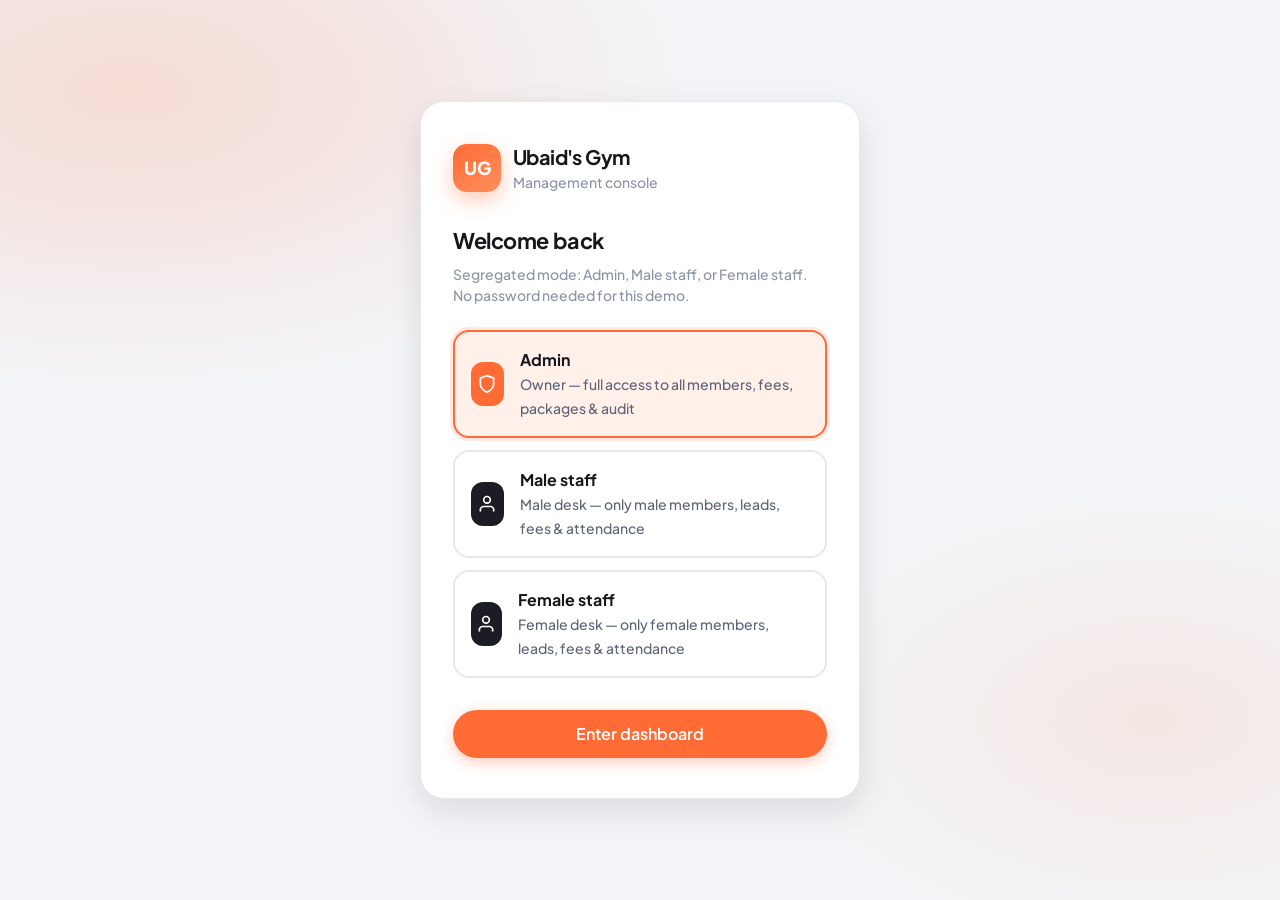
<file: index.html>
<!DOCTYPE html>
<html lang="en">
<head>
  <meta charset="UTF-8" />
  <meta name="viewport" content="width=device-width, initial-scale=1.0" />
  <title>Ubaid's Gym — Sign in</title>
  <link rel="preconnect" href="https://fonts.googleapis.com" />
  <link rel="preconnect" href="https://fonts.gstatic.com" crossorigin />
  <link href="https://fonts.googleapis.com/css2?family=Plus+Jakarta+Sans:wght@500;600;700;800&display=swap" rel="stylesheet" />
  <link rel="stylesheet" href="css/tokens.css" />
  <link rel="stylesheet" href="css/base.css" />
  <link rel="stylesheet" href="css/components.css" />
  <link rel="stylesheet" href="css/shell.css" />
</head>
<body>
  <main class="login-page">
    <div class="login-card fade-in">
      <div class="login-brand">
        <div class="logo-mark">UG</div>
        <div>
          <h1>Ubaid's Gym</h1>
          <p>Management console</p>
        </div>
      </div>

      <h2 style="font-size:1.35rem;margin-bottom:6px">Welcome back</h2>
      <p class="muted-sm" id="login-subtitle">Choose a role to explore the demo. No password needed for this frontend prototype.</p>

      <div class="role-cards" id="role-cards"></div>

      <button class="btn btn-primary" id="enter-btn">Enter dashboard</button>
    </div>
  </main>

  <script src="js/data.js"></script>
  <script src="js/store.js"></script>
  <script>
    const segregated = Store.isSegregated();
    let selected = "admin";

    const cards = segregated
      ? [
          { key: "admin", title: "Admin", desc: "Owner — full access to all members, fees, packages & audit" },
          { key: "male", title: "Male staff", desc: "Male desk — only male members, leads, fees & attendance" },
          { key: "female", title: "Female staff", desc: "Female desk — only female members, leads, fees & attendance" },
        ]
      : [
          { key: "admin", title: "Admin", desc: "Owner — full access to fees, packages, commissions & audit" },
          { key: "staff", title: "Staff", desc: "Front desk — all members, fee collection & attendance" },
        ];

    document.getElementById("login-subtitle").textContent = segregated
      ? "Segregated mode: Admin, Male staff, or Female staff. No password needed for this demo."
      : "Unified mode: Admin or Staff. No password needed for this demo.";

    const iconAdmin = `<svg width="20" height="20" viewBox="0 0 24 24" fill="none" stroke="currentColor" stroke-width="2"><path d="M12 22s8-4 8-10V5l-8-3-8 3v7c0 6 8 10 8 10z"/></svg>`;
    const iconStaff = `<svg width="20" height="20" viewBox="0 0 24 24" fill="none" stroke="currentColor" stroke-width="2"><path d="M20 21v-2a4 4 0 0 0-4-4H8a4 4 0 0 0-4 4v2"/><circle cx="12" cy="7" r="4"/></svg>`;

    document.getElementById("role-cards").innerHTML = cards
      .map(
        (c, i) => `
      <button type="button" class="role-card ${i === 0 ? "selected" : ""}" data-role="${c.key}">
        <div class="role-icon">${c.key === "admin" ? iconAdmin : iconStaff}</div>
        <div>
          <strong>${c.title}</strong>
          <span>${c.desc}</span>
        </div>
      </button>`
      )
      .join("");

    document.querySelectorAll(".role-card").forEach((card) => {
      card.addEventListener("click", () => {
        document.querySelectorAll(".role-card").forEach((c) => c.classList.remove("selected"));
        card.classList.add("selected");
        selected = card.dataset.role;
      });
    });

    document.getElementById("enter-btn").addEventListener("click", () => {
      try {
        Store.loginAsDesk(selected, { login: true });
        location.href = "app.html#/dashboard";
      } catch (e) {
        alert(e.message || String(e));
      }
    });

    if (Store.getSession()) {
      location.href = "app.html#/dashboard";
    }
  </script>
</body>
</html>
</file>
<file: css/tokens.css>
:root {
  /* Brand — Ubaid's Gym (orange / coral) */
  --color-accent: #ff6b35;
  --color-accent-hover: #e85a28;
  --color-accent-soft: #fff0ea;
  --color-accent-muted: #ffd4c2;

  --color-charcoal: #1a1d23;
  --color-charcoal-soft: #2a2f38;

  --color-bg: #f3f4f7;
  --color-surface: #ffffff;
  --color-surface-2: #f8f9fb;
  --color-border: #e6e8ee;
  --color-border-strong: #d0d4de;

  --color-text: #15171c;
  --color-text-secondary: #5c6578;
  --color-text-muted: #8b93a7;
  --color-text-on-accent: #ffffff;
  --color-text-on-dark: #ffffff;

  --color-success: #16a34a;
  --color-success-soft: #e8f8ee;
  --color-warning: #d97706;
  --color-warning-soft: #fff6e5;
  --color-danger: #dc2626;
  --color-danger-soft: #fdecec;
  --color-info: #2563eb;
  --color-info-soft: #e8effe;

  --font-sans: "Plus Jakarta Sans", system-ui, sans-serif;
  --font-mono: "JetBrains Mono", ui-monospace, monospace;

  --text-xs: 0.75rem;
  --text-sm: 0.875rem;
  --text-base: 1rem;
  --text-lg: 1.125rem;
  --text-xl: 1.25rem;
  --text-2xl: 1.5rem;
  --text-3xl: 1.875rem;
  --text-4xl: 2.25rem;
  --text-kpi: 2rem;

  --weight-medium: 500;
  --weight-semibold: 600;
  --weight-bold: 700;
  --weight-extrabold: 800;

  --radius-sm: 8px;
  --radius-md: 12px;
  --radius-lg: 16px;
  --radius-xl: 20px;
  --radius-2xl: 24px;
  --radius-full: 9999px;

  --shadow-sm: 0 1px 2px rgba(21, 23, 28, 0.04);
  --shadow-md: 0 4px 16px rgba(21, 23, 28, 0.06);
  --shadow-lg: 0 12px 32px rgba(21, 23, 28, 0.1);
  --shadow-hover: 0 8px 24px rgba(255, 107, 53, 0.12);

  --space-1: 0.25rem;
  --space-2: 0.5rem;
  --space-3: 0.75rem;
  --space-4: 1rem;
  --space-5: 1.25rem;
  --space-6: 1.5rem;
  --space-8: 2rem;
  --space-10: 2.5rem;
  --space-12: 3rem;

  --sidebar-width: 260px;
  --topbar-height: 72px;

  --ease: cubic-bezier(0.22, 1, 0.36, 1);
  --duration: 200ms;
}
</file>
<file: css/base.css>
*,
*::before,
*::after {
  box-sizing: border-box;
}

html {
  font-size: 16px;
  -webkit-font-smoothing: antialiased;
  -moz-osx-font-smoothing: grayscale;
}

body {
  margin: 0;
  min-height: 100vh;
  font-family: var(--font-sans);
  font-size: var(--text-base);
  font-weight: var(--weight-medium);
  color: var(--color-text);
  background: var(--color-bg);
  line-height: 1.5;
}

h1, h2, h3, h4, h5, h6 {
  margin: 0;
  font-weight: var(--weight-bold);
  letter-spacing: -0.02em;
  color: var(--color-text);
}

p { margin: 0; }

a {
  color: inherit;
  text-decoration: none;
}

button, input, select, textarea {
  font: inherit;
  color: inherit;
}

button {
  cursor: pointer;
  border: none;
  background: none;
  padding: 0;
}

img { max-width: 100%; display: block; }

ul, ol { margin: 0; padding: 0; list-style: none; }

table {
  border-collapse: collapse;
  width: 100%;
}

:focus-visible {
  outline: 2px solid var(--color-accent);
  outline-offset: 2px;
}

.sr-only {
  position: absolute;
  width: 1px;
  height: 1px;
  padding: 0;
  margin: -1px;
  overflow: hidden;
  clip: rect(0, 0, 0, 0);
  border: 0;
}

.money {
  font-variant-numeric: tabular-nums;
  font-weight: var(--weight-semibold);
}

.muted { color: var(--color-text-secondary); }
.muted-sm {
  color: var(--color-text-muted);
  font-size: var(--text-sm);
}

.fade-in {
  animation: fadeIn 0.35s var(--ease) both;
}

@keyframes fadeIn {
  from { opacity: 0; transform: translateY(6px); }
  to { opacity: 1; transform: translateY(0); }
}

@keyframes slideInRight {
  from { opacity: 0; transform: translateX(16px); }
  to { opacity: 1; transform: translateX(0); }
}

@keyframes toastIn {
  from { opacity: 0; transform: translateY(12px) scale(0.98); }
  to { opacity: 1; transform: translateY(0) scale(1); }
}
</file>
<file: css/components.css>
/* Buttons */
.btn {
  display: inline-flex;
  align-items: center;
  justify-content: center;
  gap: var(--space-2);
  height: 42px;
  padding: 0 var(--space-5);
  border-radius: var(--radius-full);
  font-size: var(--text-sm);
  font-weight: var(--weight-semibold);
  transition: background var(--duration) var(--ease), color var(--duration) var(--ease),
    box-shadow var(--duration) var(--ease), transform var(--duration) var(--ease);
  white-space: nowrap;
}

.btn:active { transform: scale(0.98); }

.btn-primary {
  background: var(--color-accent);
  color: var(--color-text-on-accent);
  box-shadow: 0 4px 14px rgba(255, 107, 53, 0.35);
}

.btn-primary:hover { background: var(--color-accent-hover); }

.btn-dark {
  background: var(--color-charcoal);
  color: var(--color-text-on-dark);
}

.btn-dark:hover { background: var(--color-charcoal-soft); }

.btn-ghost {
  background: var(--color-surface);
  color: var(--color-text);
  border: 1px solid var(--color-border);
}

.btn-ghost:hover {
  border-color: var(--color-border-strong);
  background: var(--color-surface-2);
}

.btn-danger {
  background: var(--color-danger-soft);
  color: var(--color-danger);
}

.btn-danger:hover { background: #fadada; }

.btn-sm {
  height: 34px;
  padding: 0 var(--space-4);
  font-size: var(--text-xs);
}

.btn-icon {
  width: 40px;
  height: 40px;
  padding: 0;
  border-radius: var(--radius-full);
  display: inline-flex;
  align-items: center;
  justify-content: center;
  background: var(--color-surface);
  border: 1px solid var(--color-border);
  color: var(--color-text-secondary);
}

.btn-icon:hover {
  color: var(--color-text);
  border-color: var(--color-border-strong);
}

.btn-icon.accent {
  background: var(--color-accent);
  border-color: transparent;
  color: white;
  box-shadow: 0 4px 14px rgba(255, 107, 53, 0.35);
}

/* Pills / chips */
.pill {
  display: inline-flex;
  align-items: center;
  gap: 6px;
  height: 32px;
  padding: 0 14px;
  border-radius: var(--radius-full);
  font-size: var(--text-xs);
  font-weight: var(--weight-semibold);
  background: var(--color-surface-2);
  color: var(--color-text-secondary);
  border: 1px solid transparent;
  cursor: pointer;
  transition: all var(--duration) var(--ease);
}

.pill:hover { background: var(--color-border); color: var(--color-text); }

.pill.active {
  background: var(--color-charcoal);
  color: white;
}

.pill.accent.active {
  background: var(--color-accent);
  color: white;
}

.pill-row {
  display: flex;
  flex-wrap: wrap;
  gap: var(--space-2);
}

.status {
  display: inline-flex;
  align-items: center;
  gap: 6px;
  height: 26px;
  padding: 0 10px;
  border-radius: var(--radius-full);
  font-size: 11px;
  font-weight: var(--weight-semibold);
  text-transform: capitalize;
}

.status::before {
  content: "";
  width: 6px;
  height: 6px;
  border-radius: 50%;
  background: currentColor;
}

.status-active, .status-paid, .status-won, .status-in-use { background: var(--color-success-soft); color: var(--color-success); }
.status-expired, .status-overdue, .status-lost, .status-disposed { background: var(--color-danger-soft); color: var(--color-danger); }
.status-frozen, .status-pending, .status-contacted { background: var(--color-warning-soft); color: var(--color-warning); }
.status-inactive, .status-cancelled, .status-stored { background: var(--color-surface-2); color: var(--color-text-muted); }
.status-new, .status-open { background: var(--color-info-soft); color: var(--color-info); }
.status-trial { background: var(--color-accent-soft); color: var(--color-accent); }

.trend {
  display: inline-flex;
  align-items: center;
  gap: 2px;
  font-size: 11px;
  font-weight: var(--weight-semibold);
  padding: 2px 8px;
  border-radius: var(--radius-full);
}

.trend.up { background: var(--color-success-soft); color: var(--color-success); }
.trend.down { background: var(--color-danger-soft); color: var(--color-danger); }

/* Cards */
.card {
  background: var(--color-surface);
  border-radius: var(--radius-xl);
  border: 1px solid rgba(230, 232, 238, 0.8);
  box-shadow: var(--shadow-sm);
  padding: var(--space-6);
  transition: box-shadow var(--duration) var(--ease), transform var(--duration) var(--ease);
}

.card.interactive {
  cursor: pointer;
  text-align: left;
  font: inherit;
  color: inherit;
  width: 100%;
  appearance: none;
}

.card.interactive:hover {
  box-shadow: var(--shadow-md);
  transform: translateY(-1px);
}

.card.interactive:focus-visible {
  outline: 2px solid var(--color-accent);
  outline-offset: 2px;
}

.attention-btn,
.list-btn {
  width: 100%;
  appearance: none;
  border: none;
  background: transparent;
  font: inherit;
  color: inherit;
  cursor: pointer;
  text-align: left;
}

.attention-btn:hover,
.list-btn:hover {
  opacity: 0.92;
  filter: brightness(1.05);
}

.attention-btn:focus-visible,
.list-btn:focus-visible {
  outline: 2px solid rgba(255, 255, 255, 0.7);
  outline-offset: 2px;
  border-radius: var(--radius-md);
}

.card:not(.card-accent) .attention-btn:focus-visible,
.list-btn:focus-visible {
  outline-color: var(--color-accent);
}

.drill-list {
  display: flex;
  flex-direction: column;
  gap: 2px;
  max-height: min(55vh, 420px);
  overflow: auto;
}

.card-dark {
  background: var(--color-charcoal);
  color: var(--color-text-on-dark);
  border: none;
}

.card-accent {
  background: linear-gradient(145deg, var(--color-accent) 0%, #ff8f5c 100%);
  color: white;
  border: none;
  box-shadow: 0 10px 28px rgba(255, 107, 53, 0.28);
}

.card-header {
  display: flex;
  align-items: flex-start;
  justify-content: space-between;
  gap: var(--space-4);
  margin-bottom: var(--space-5);
}

.card-title {
  font-size: var(--text-base);
  font-weight: var(--weight-bold);
}

.card-subtitle {
  font-size: var(--text-sm);
  color: var(--color-text-muted);
  margin-top: 2px;
}

.card-dark .card-subtitle,
.card-accent .card-subtitle { color: rgba(255, 255, 255, 0.72); }

.kpi-value {
  font-size: var(--text-kpi);
  font-weight: var(--weight-extrabold);
  letter-spacing: -0.03em;
  line-height: 1.1;
  font-variant-numeric: tabular-nums;
}

.kpi-label {
  font-size: var(--text-sm);
  color: var(--color-text-secondary);
  margin-bottom: var(--space-2);
}

.kpi-icon {
  width: 40px;
  height: 40px;
  border-radius: var(--radius-md);
  display: grid;
  place-items: center;
  background: var(--color-accent-soft);
  color: var(--color-accent);
  flex-shrink: 0;
}

/* Forms */
.form-grid {
  display: grid;
  grid-template-columns: repeat(2, 1fr);
  gap: var(--space-4);
}

.form-grid .full { grid-column: 1 / -1; }

.field { display: flex; flex-direction: column; gap: 6px; }

.field label {
  font-size: var(--text-xs);
  font-weight: var(--weight-semibold);
  color: var(--color-text-secondary);
  text-transform: uppercase;
  letter-spacing: 0.04em;
}

.field input,
.field select,
.field textarea {
  height: 44px;
  padding: 0 14px;
  border-radius: var(--radius-md);
  border: 1px solid var(--color-border);
  background: var(--color-surface);
  transition: border-color var(--duration) var(--ease), box-shadow var(--duration) var(--ease);
}

.field textarea {
  height: auto;
  min-height: 96px;
  padding: 12px 14px;
  resize: vertical;
}

.field input:focus,
.field select:focus,
.field textarea:focus {
  outline: none;
  border-color: var(--color-accent);
  box-shadow: 0 0 0 3px var(--color-accent-soft);
}

.field input:disabled,
.field select:disabled {
  background: var(--color-surface-2);
  color: var(--color-text-muted);
}

/* Toolbar */
.toolbar {
  display: flex;
  flex-wrap: wrap;
  align-items: center;
  justify-content: space-between;
  gap: var(--space-4);
  margin-bottom: var(--space-6);
}

.toolbar-left,
.toolbar-right {
  display: flex;
  flex-wrap: wrap;
  align-items: center;
  gap: var(--space-3);
}

.search-box {
  display: flex;
  align-items: center;
  gap: var(--space-2);
  height: 42px;
  padding: 0 14px;
  min-width: 240px;
  background: var(--color-surface);
  border: 1px solid var(--color-border);
  border-radius: var(--radius-full);
}

.search-box input {
  border: none;
  outline: none;
  background: transparent;
  width: 100%;
  font-size: var(--text-sm);
}

.search-box svg { color: var(--color-text-muted); flex-shrink: 0; }

/* Tables */
.table-wrap {
  overflow: auto;
  border-radius: var(--radius-lg);
}

.data-table {
  width: 100%;
  font-size: var(--text-sm);
}

.data-table th {
  text-align: left;
  padding: 12px 16px;
  font-size: 11px;
  text-transform: uppercase;
  letter-spacing: 0.05em;
  color: var(--color-text-muted);
  font-weight: var(--weight-semibold);
  border-bottom: 1px solid var(--color-border);
  white-space: nowrap;
  background: var(--color-surface-2);
}

.data-table td {
  padding: 14px 16px;
  border-bottom: 1px solid var(--color-border);
  vertical-align: middle;
}

.data-table tr:last-child td { border-bottom: none; }

.data-table tbody tr {
  transition: background var(--duration) var(--ease);
}

.data-table tbody tr:hover { background: var(--color-surface-2); }
.data-table tbody tr.clickable { cursor: pointer; }

.avatar {
  width: 36px;
  height: 36px;
  border-radius: var(--radius-full);
  background: var(--color-accent-soft);
  color: var(--color-accent);
  display: grid;
  place-items: center;
  font-size: var(--text-xs);
  font-weight: var(--weight-bold);
  flex-shrink: 0;
}

.avatar.lg { width: 48px; height: 48px; font-size: var(--text-sm); }

.person-cell {
  display: flex;
  align-items: center;
  gap: var(--space-3);
}

.person-cell strong { display: block; font-weight: var(--weight-semibold); }
.person-cell span { font-size: var(--text-xs); color: var(--color-text-muted); }

.row-actions {
  display: flex;
  gap: var(--space-2);
  justify-content: flex-end;
}

/* Modal / drawer */
.overlay {
  position: fixed;
  inset: 0;
  background: rgba(21, 23, 28, 0.45);
  backdrop-filter: blur(4px);
  z-index: 80;
  display: flex;
  align-items: center;
  justify-content: center;
  padding: var(--space-6);
  opacity: 0;
  pointer-events: none;
  transition: opacity var(--duration) var(--ease);
}

.overlay.open {
  opacity: 1;
  pointer-events: auto;
}

.modal {
  width: min(560px, 100%);
  max-height: min(90vh, 800px);
  overflow: auto;
  -webkit-overflow-scrolling: touch;
  background: var(--color-surface);
  border-radius: var(--radius-2xl);
  box-shadow: var(--shadow-lg);
  padding: var(--space-8);
  transform: translateY(10px) scale(0.98);
  transition: transform var(--duration) var(--ease);
}

.modal:focus { outline: none; }

.audit-filters,
.member-filters {
  display: flex;
  flex-wrap: wrap;
  gap: 8px;
  align-items: flex-end;
  margin-bottom: 16px;
}

.audit-filters select,
.audit-filters input[type="date"],
.member-filters select,
.member-filters input[type="date"] {
  height: 36px;
  border: 1px solid var(--color-border);
  border-radius: var(--radius-md);
  padding: 0 10px;
  background: var(--color-surface);
  font: inherit;
}

.filter-field {
  display: flex;
  flex-direction: column;
  gap: 4px;
  min-width: 120px;
}

.member-filters .search-box {
  flex: 1 1 180px;
  min-width: 160px;
  align-self: flex-end;
}

.audit-pre {
  background: var(--color-surface-2);
  padding: 10px;
  border-radius: var(--radius-md);
  font-size: 12px;
  overflow: auto;
  max-height: 200px;
  margin-top: 6px;
}

.overlay.open .modal { transform: none; }

.modal.wide { width: min(720px, 100%); }

.modal-header {
  display: flex;
  align-items: flex-start;
  justify-content: space-between;
  gap: var(--space-4);
  margin-bottom: var(--space-6);
}

.modal-header h2 { font-size: var(--text-xl); }

.modal-footer {
  display: flex;
  justify-content: flex-end;
  gap: var(--space-3);
  margin-top: var(--space-6);
  padding-top: var(--space-5);
  border-top: 1px solid var(--color-border);
}

.drawer {
  position: fixed;
  top: 0;
  right: 0;
  width: min(480px, 100%);
  height: 100%;
  background: var(--color-surface);
  z-index: 90;
  box-shadow: var(--shadow-lg);
  transform: translateX(100%);
  transition: transform 0.28s var(--ease);
  display: flex;
  flex-direction: column;
}

.drawer.open { transform: translateX(0); }

.drawer-header {
  padding: var(--space-6) var(--space-6) var(--space-4);
  display: flex;
  justify-content: space-between;
  align-items: flex-start;
  border-bottom: 1px solid var(--color-border);
}

.drawer-body {
  padding: var(--space-6);
  overflow: auto;
  flex: 1;
}

.drawer-footer {
  padding: var(--space-4) var(--space-6);
  border-top: 1px solid var(--color-border);
  display: flex;
  justify-content: flex-end;
  gap: var(--space-3);
}

/* Tabs */
.tabs {
  display: flex;
  gap: var(--space-1);
  border-bottom: 1px solid var(--color-border);
  margin-bottom: var(--space-6);
  overflow-x: auto;
}

.tab {
  height: 42px;
  padding: 0 var(--space-4);
  font-size: var(--text-sm);
  font-weight: var(--weight-semibold);
  color: var(--color-text-muted);
  border-bottom: 2px solid transparent;
  margin-bottom: -1px;
  white-space: nowrap;
}

.tab:hover { color: var(--color-text); }
.tab.active {
  color: var(--color-accent);
  border-bottom-color: var(--color-accent);
}

/* Empty / toast */
.empty {
  text-align: center;
  padding: var(--space-12) var(--space-6);
  color: var(--color-text-secondary);
}

.empty h3 {
  margin-bottom: var(--space-2);
  font-size: var(--text-lg);
}

.empty p {
  margin-bottom: var(--space-5);
  font-size: var(--text-sm);
  color: var(--color-text-muted);
}

#toast-root {
  position: fixed;
  right: 24px;
  bottom: 24px;
  z-index: 100;
  display: flex;
  flex-direction: column;
  gap: var(--space-3);
  pointer-events: none;
}

.toast {
  pointer-events: auto;
  min-width: 260px;
  max-width: 360px;
  padding: 14px 16px;
  border-radius: var(--radius-lg);
  background: var(--color-charcoal);
  color: white;
  box-shadow: var(--shadow-lg);
  font-size: var(--text-sm);
  font-weight: var(--weight-semibold);
  animation: toastIn 0.3s var(--ease);
  display: flex;
  align-items: center;
  gap: var(--space-3);
}

.toast.success { background: #166534; }
.toast.error { background: #991b1b; }

.list-item {
  display: flex;
  align-items: center;
  gap: var(--space-3);
  padding: 12px 0;
  border-bottom: 1px solid var(--color-border);
}

.list-item:last-child { border-bottom: none; }

.list-item .meta {
  margin-left: auto;
  text-align: right;
  font-size: var(--text-sm);
}

.progress {
  height: 8px;
  border-radius: var(--radius-full);
  background: var(--color-border);
  overflow: hidden;
}

.progress > span {
  display: block;
  height: 100%;
  border-radius: inherit;
  background: var(--color-accent);
}

.page-header {
  display: flex;
  flex-wrap: wrap;
  align-items: flex-start;
  justify-content: space-between;
  gap: var(--space-4);
  margin-bottom: var(--space-6);
}

.page-header h1 {
  font-size: var(--text-2xl);
  letter-spacing: -0.03em;
}

.page-header p {
  margin-top: 4px;
  color: var(--color-text-secondary);
  font-size: var(--text-sm);
}

.grid-kpi {
  display: grid;
  grid-template-columns: repeat(4, 1fr);
  gap: var(--space-4);
  margin-bottom: var(--space-6);
}

.grid-2 {
  display: grid;
  grid-template-columns: repeat(2, 1fr);
  gap: var(--space-4);
}

.grid-3 {
  display: grid;
  grid-template-columns: repeat(3, 1fr);
  gap: var(--space-4);
}

.stack { display: flex; flex-direction: column; gap: var(--space-4); }

@media (max-width: 1100px) {
  .grid-kpi { grid-template-columns: repeat(2, 1fr); }
  .grid-3 { grid-template-columns: 1fr 1fr; }
}

@media (max-width: 768px) {
  .form-grid,
  .grid-2,
  .grid-3,
  .grid-kpi { grid-template-columns: 1fr; }

  .table-wrap {
    max-width: 100%;
    overflow-x: auto;
    -webkit-overflow-scrolling: touch;
  }

  .overlay {
    padding: var(--space-3);
    align-items: flex-end;
  }

  .modal {
    max-height: min(92vh, 100%);
    border-radius: var(--radius-2xl) var(--radius-2xl) 0 0;
    width: 100%;
  }

  .modal-footer {
    flex-wrap: wrap;
  }

  .btn {
    white-space: normal;
  }
}
</file>
<file: css/shell.css>
/* Login */
.login-page {
  min-height: 100vh;
  display: grid;
  place-items: center;
  padding: var(--space-6);
  background:
    radial-gradient(ellipse 80% 60% at 10% 10%, rgba(255, 107, 53, 0.18), transparent 55%),
    radial-gradient(ellipse 60% 50% at 90% 80%, rgba(255, 143, 92, 0.12), transparent 50%),
    var(--color-bg);
}

.login-card {
  width: min(440px, 100%);
  background: var(--color-surface);
  border-radius: var(--radius-2xl);
  padding: var(--space-10) var(--space-8);
  box-shadow: var(--shadow-lg);
  border: 1px solid var(--color-border);
}

.login-brand {
  display: flex;
  align-items: center;
  gap: var(--space-3);
  margin-bottom: var(--space-8);
}

.login-brand .logo-mark {
  width: 48px;
  height: 48px;
  border-radius: 14px;
  background: linear-gradient(145deg, var(--color-accent), #ff8f5c);
  color: white;
  display: grid;
  place-items: center;
  font-weight: var(--weight-extrabold);
  font-size: var(--text-lg);
  box-shadow: 0 8px 20px rgba(255, 107, 53, 0.35);
}

.login-brand h1 {
  font-size: var(--text-xl);
  letter-spacing: -0.03em;
}

.login-brand p {
  font-size: var(--text-sm);
  color: var(--color-text-muted);
}

.role-cards {
  display: grid;
  gap: var(--space-3);
  margin: var(--space-6) 0 var(--space-8);
}

.role-card {
  display: flex;
  align-items: center;
  gap: var(--space-4);
  padding: var(--space-4);
  border-radius: var(--radius-lg);
  border: 2px solid var(--color-border);
  text-align: left;
  transition: border-color var(--duration) var(--ease), background var(--duration) var(--ease),
    box-shadow var(--duration) var(--ease);
}

.role-card:hover {
  border-color: var(--color-accent-muted);
  background: var(--color-accent-soft);
}

.role-card.selected {
  border-color: var(--color-accent);
  background: var(--color-accent-soft);
  box-shadow: 0 0 0 3px rgba(255, 107, 53, 0.15);
}

.role-card .role-icon {
  width: 44px;
  height: 44px;
  border-radius: var(--radius-md);
  background: var(--color-charcoal);
  color: white;
  display: grid;
  place-items: center;
}

.role-card.selected .role-icon { background: var(--color-accent); }

.role-card strong { display: block; font-size: var(--text-base); }
.role-card span { font-size: var(--text-sm); color: var(--color-text-secondary); }

.login-card .btn { width: 100%; height: 48px; font-size: var(--text-base); }

/* App shell */
.app-shell {
  display: grid;
  grid-template-columns: var(--sidebar-width) 1fr;
  min-height: 100vh;
}

.sidebar {
  position: sticky;
  top: 0;
  height: 100vh;
  background: var(--color-surface);
  border-right: 1px solid var(--color-border);
  display: flex;
  flex-direction: column;
  padding: var(--space-5) var(--space-4);
  z-index: 20;
}

.sidebar-brand {
  display: flex;
  align-items: center;
  gap: var(--space-3);
  padding: var(--space-2) var(--space-3) var(--space-6);
}

.sidebar-brand .logo-mark {
  width: 40px;
  height: 40px;
  border-radius: 12px;
  background: linear-gradient(145deg, var(--color-accent), #ff8f5c);
  color: white;
  display: grid;
  place-items: center;
  font-weight: var(--weight-extrabold);
  box-shadow: 0 6px 16px rgba(255, 107, 53, 0.3);
}

.sidebar-brand strong {
  display: block;
  font-size: var(--text-sm);
  letter-spacing: -0.02em;
}

.sidebar-brand span {
  font-size: 11px;
  color: var(--color-text-muted);
}

.nav-list {
  display: flex;
  flex-direction: column;
  gap: 2px;
  flex: 1;
  overflow-y: auto;
  padding-bottom: var(--space-4);
}

.nav-section {
  font-size: 10px;
  font-weight: var(--weight-bold);
  text-transform: uppercase;
  letter-spacing: 0.08em;
  color: var(--color-text-muted);
  padding: var(--space-4) var(--space-3) var(--space-2);
}

.nav-item {
  display: flex;
  align-items: center;
  gap: var(--space-3);
  height: 42px;
  padding: 0 var(--space-3);
  border-radius: var(--radius-md);
  font-size: var(--text-sm);
  font-weight: var(--weight-semibold);
  color: var(--color-text-secondary);
  transition: background var(--duration) var(--ease), color var(--duration) var(--ease);
}

.nav-item svg {
  width: 18px;
  height: 18px;
  opacity: 0.85;
  flex-shrink: 0;
}

.nav-item:hover {
  background: var(--color-surface-2);
  color: var(--color-text);
}

.nav-item.active {
  background: var(--color-accent-soft);
  color: var(--color-accent);
}

.nav-item.active svg { opacity: 1; }

.sidebar-footer {
  border-top: 1px solid var(--color-border);
  padding-top: var(--space-4);
}

.role-switch {
  display: flex;
  background: var(--color-surface-2);
  border-radius: var(--radius-full);
  padding: 3px;
  margin-bottom: var(--space-3);
}

.role-switch button {
  flex: 1;
  height: 32px;
  border-radius: var(--radius-full);
  font-size: 11px;
  font-weight: var(--weight-bold);
  color: var(--color-text-muted);
}

.role-switch button.active {
  background: var(--color-surface);
  color: var(--color-text);
  box-shadow: var(--shadow-sm);
}

.user-chip {
  display: flex;
  align-items: center;
  gap: var(--space-3);
  padding: var(--space-2) var(--space-2);
}

.user-chip .info strong {
  display: block;
  font-size: var(--text-sm);
}

.user-chip .info span {
  font-size: 11px;
  color: var(--color-text-muted);
}

.main-area {
  min-width: 0;
  display: flex;
  flex-direction: column;
  min-height: 100vh;
}

.topbar {
  height: var(--topbar-height);
  display: flex;
  align-items: center;
  gap: var(--space-4);
  padding: 0 var(--space-8);
  border-bottom: 1px solid var(--color-border);
  background: rgba(255, 255, 255, 0.8);
  backdrop-filter: blur(10px);
  position: sticky;
  top: 0;
  z-index: 15;
}

.topbar .search-box {
  flex: 1;
  max-width: 420px;
  background: var(--color-surface-2);
  border-color: transparent;
}

.topbar-actions {
  margin-left: auto;
  display: flex;
  align-items: center;
  gap: var(--space-3);
}

.notif-btn {
  position: relative;
}

.notif-btn .badge {
  position: absolute;
  top: -2px;
  right: -2px;
  min-width: 18px;
  height: 18px;
  padding: 0 5px;
  border-radius: var(--radius-full);
  background: var(--color-accent);
  color: white;
  font-size: 10px;
  font-weight: var(--weight-bold);
  display: grid;
  place-items: center;
}

.content {
  padding: var(--space-8);
  flex: 1;
}

/* Dashboard bento */
.bento {
  display: grid;
  grid-template-columns: repeat(12, 1fr);
  gap: var(--space-4);
}

.bento .span-3 { grid-column: span 3; }
.bento .span-4 { grid-column: span 4; }
.bento .span-5 { grid-column: span 5; }
.bento .span-6 { grid-column: span 6; }
.bento .span-7 { grid-column: span 7; }
.bento .span-8 { grid-column: span 8; }
.bento .span-12 { grid-column: span 12; }

.chart-box {
  position: relative;
  height: 220px;
}

.chart-box.sm { height: 180px; }

.attention-item {
  display: flex;
  align-items: center;
  gap: var(--space-3);
  padding: 10px 0;
  border-bottom: 1px solid rgba(255, 255, 255, 0.1);
}

.attention-item:last-child { border-bottom: none; }

.quick-actions {
  display: flex;
  flex-wrap: wrap;
  gap: var(--space-3);
}

.pipeline {
  display: grid;
  grid-template-columns: repeat(5, 1fr);
  gap: var(--space-3);
}

.pipeline-col {
  background: var(--color-surface-2);
  border-radius: var(--radius-lg);
  padding: var(--space-3);
  min-height: 280px;
}

.pipeline-col h4 {
  font-size: var(--text-xs);
  text-transform: uppercase;
  letter-spacing: 0.05em;
  color: var(--color-text-muted);
  margin-bottom: var(--space-3);
  display: flex;
  justify-content: space-between;
}

.lead-card {
  background: var(--color-surface);
  border-radius: var(--radius-md);
  padding: var(--space-3);
  margin-bottom: var(--space-2);
  border: 1px solid var(--color-border);
  cursor: pointer;
  transition: box-shadow var(--duration) var(--ease);
}

.lead-card:hover { box-shadow: var(--shadow-md); }

.lead-card strong { display: block; font-size: var(--text-sm); margin-bottom: 2px; }
.lead-card span { font-size: 11px; color: var(--color-text-muted); }

.detail-hero {
  display: flex;
  gap: var(--space-5);
  align-items: center;
  margin-bottom: var(--space-6);
}

@media (max-width: 1200px) {
  .bento .span-3,
  .bento .span-4,
  .bento .span-5,
  .bento .span-6,
  .bento .span-7,
  .bento .span-8 { grid-column: span 6; }
  .pipeline { grid-template-columns: repeat(2, 1fr); }
}

@media (max-width: 960px) {
  .app-shell { grid-template-columns: 1fr; }
  .sidebar {
    position: fixed;
    left: 0;
    top: 0;
    transform: translateX(-100%);
    transition: transform 0.28s var(--ease);
    width: min(280px, 86vw);
    box-shadow: var(--shadow-lg);
  }
  .sidebar.open { transform: translateX(0); }
  .topbar { padding: 0 var(--space-4); }
  .content { padding: var(--space-4); }
  .bento .span-3,
  .bento .span-4,
  .bento .span-5,
  .bento .span-6,
  .bento .span-7,
  .bento .span-8,
  .bento .span-12 { grid-column: span 12; }
  .pipeline { grid-template-columns: 1fr; }
}

.mobile-menu-btn { display: none; }

@media (max-width: 960px) {
  .mobile-menu-btn { display: inline-flex; }
}

/* Mobile: no page horizontal scroll; topbar role badge */
.app-shell,
.main-area,
.content,
.page-header,
.topbar {
  max-width: 100%;
  overflow-x: clip;
}

.page-header {
  flex-wrap: wrap;
}

.toolbar-right,
.quick-actions,
.modal-footer,
.row-actions,
.audit-filters {
  flex-wrap: wrap;
}

@media (max-width: 768px) {
  .topbar .search-box {
    max-width: none;
    min-width: 0;
  }
  .topbar .search-box input {
    min-width: 0;
    width: 100%;
  }
  .role-badge .role-badge-text { display: none; }
  .role-badge::before {
    content: attr(data-short);
    font-size: 11px;
    font-weight: 700;
  }
  .role-badge {
    min-width: 28px;
    justify-content: center;
    padding-left: 8px;
    padding-right: 8px;
  }
  .detail-hero {
    flex-direction: column;
    align-items: flex-start;
  }
}

@media (max-width: 390px) {
  .topbar {
    gap: var(--space-2);
    padding: 0 var(--space-3);
  }
  .content { padding: var(--space-3); }
}
</file>
